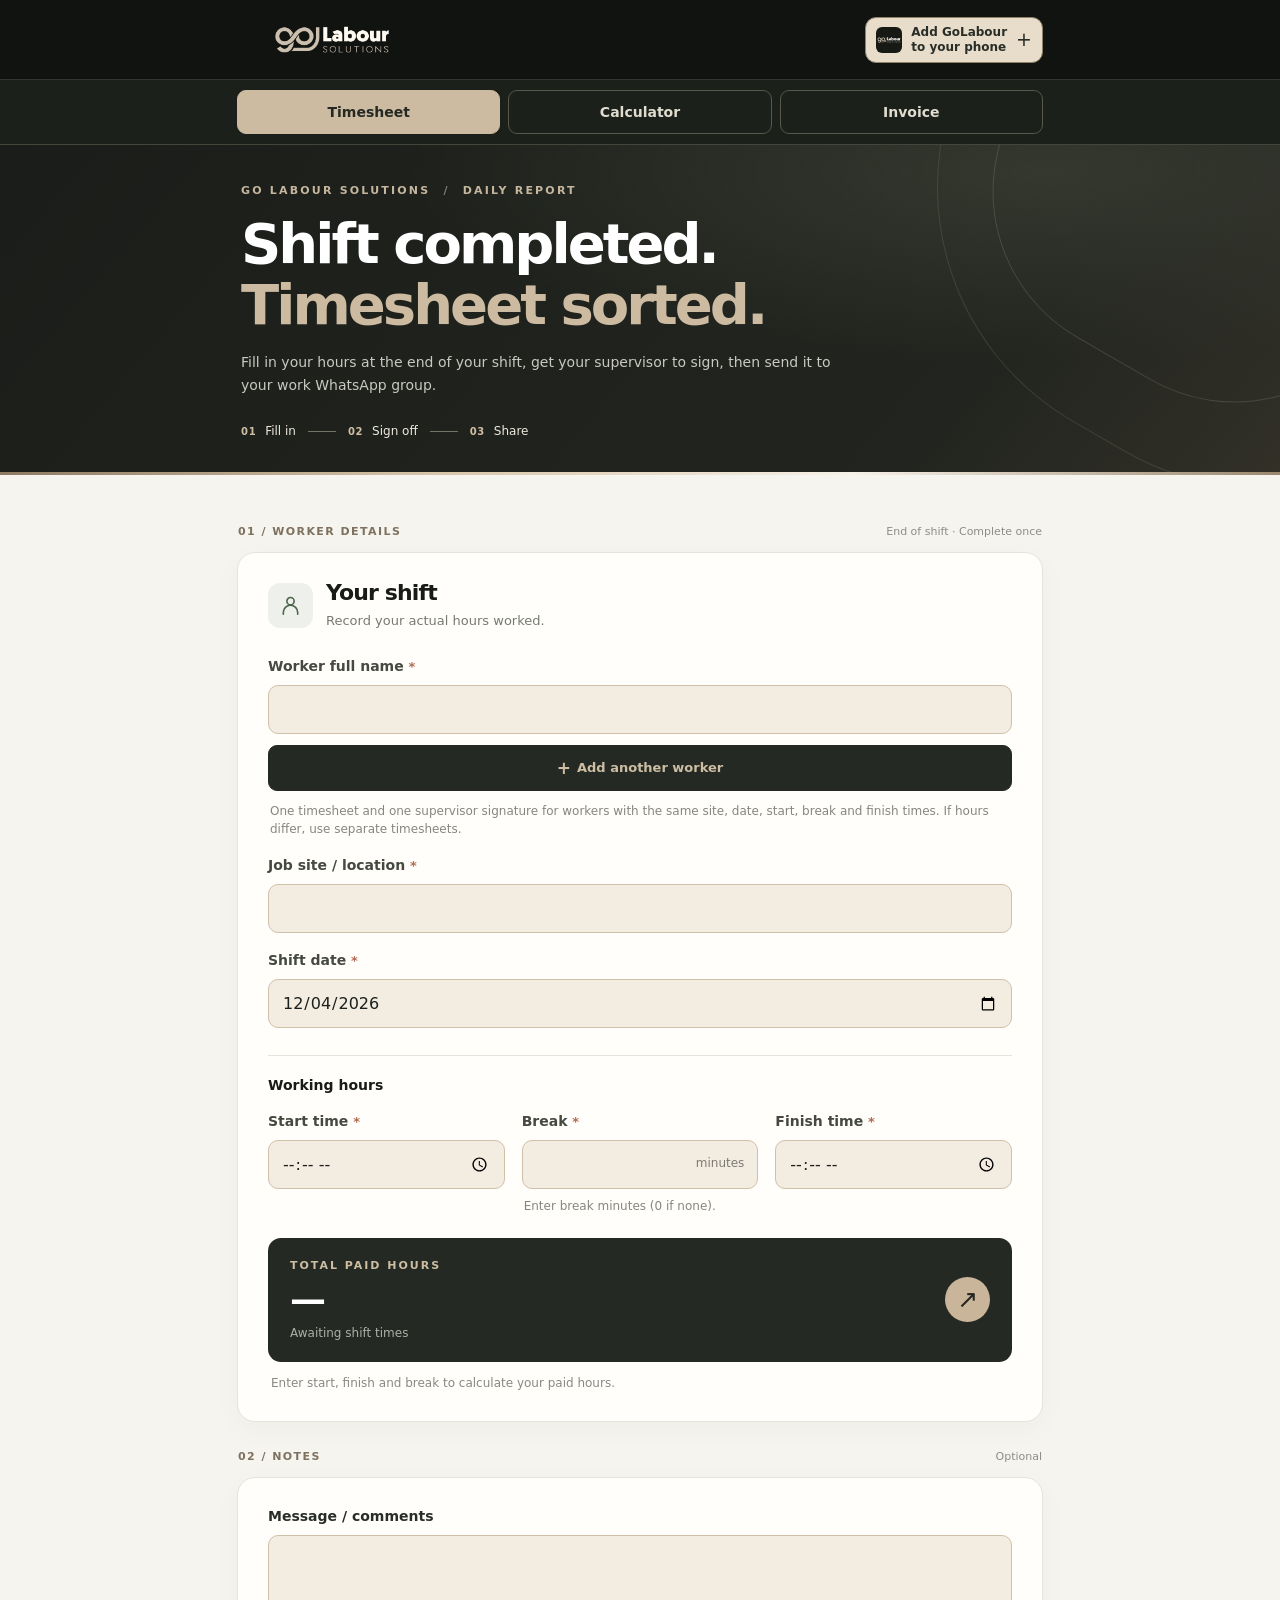
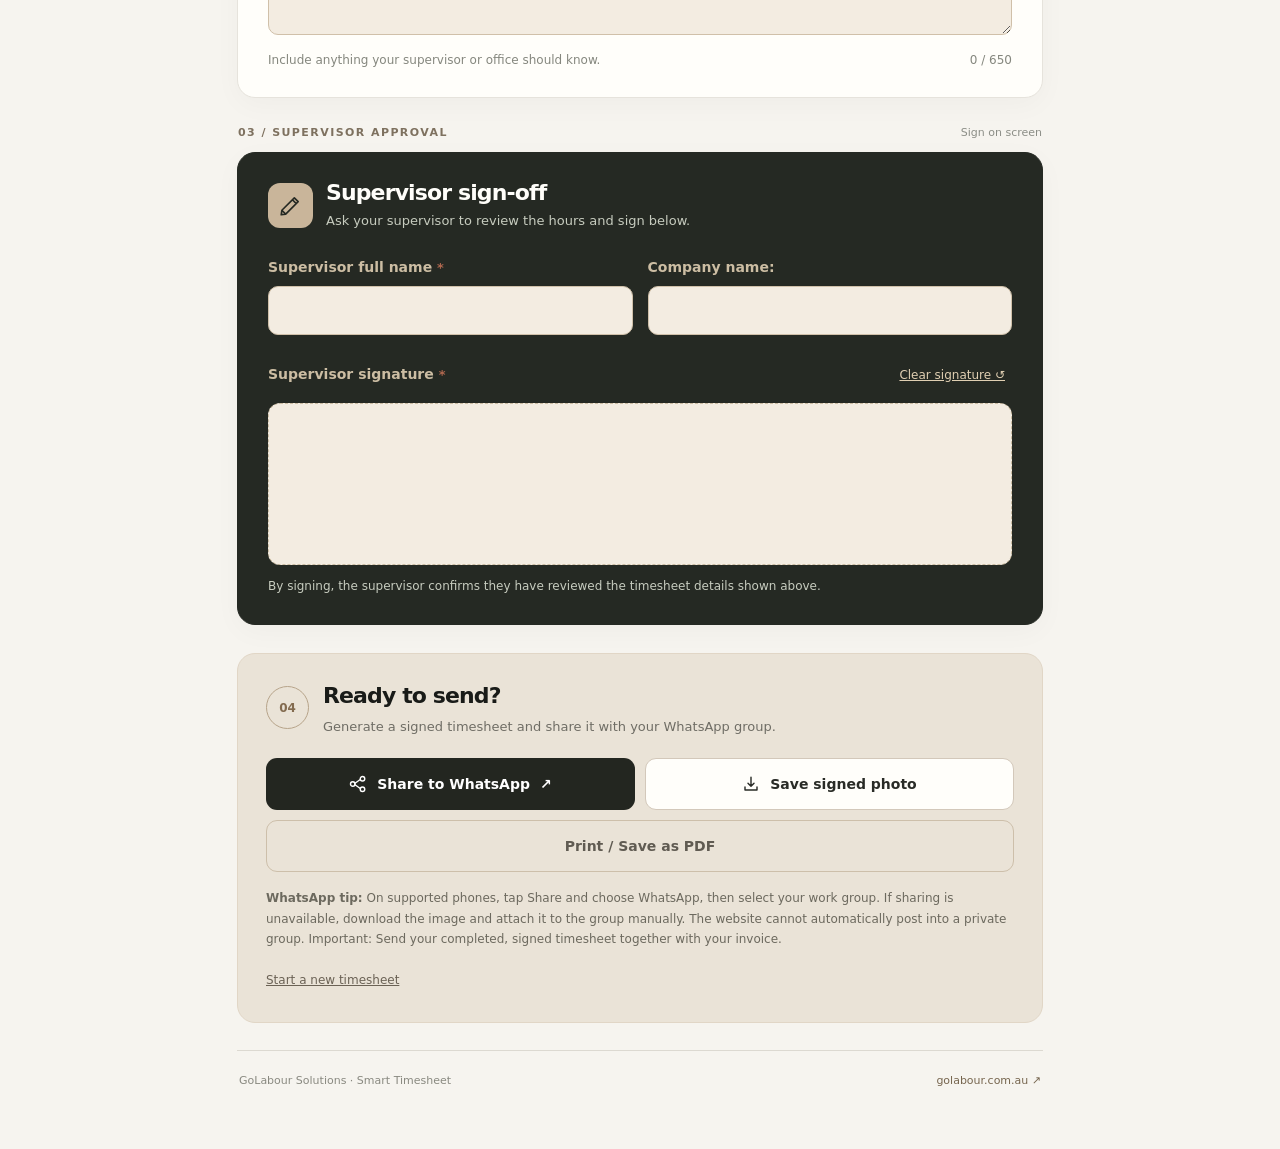
<file: GoLabourApp/index.html>
<!doctype html>
<html lang="en-AU">
<head>
  <meta charset="utf-8">
  <meta name="viewport" content="width=device-width, initial-scale=1, viewport-fit=cover">
  <meta name="theme-color" content="#171915">
  <meta name="apple-mobile-web-app-capable" content="yes">
  <meta name="apple-mobile-web-app-status-bar-style" content="black-translucent">
  <meta name="apple-mobile-web-app-title" content="GoLabour">
  <meta name="description" content="GoLabour Solutions mobile end-of-shift timesheet. Calculate hours, get supervisor sign-off, calculate shift earnings and generate invoices.">
  <title>GoLabour | Smart Timesheet</title>
  <link rel="manifest" href="manifest.webmanifest?v=1.2.3">
  <link rel="apple-touch-icon" sizes="180x180" href="icons/apple-touch-icon.png?v=1.2.3">
  <link rel="icon" href="favicon.ico?v=1.2.3" sizes="16x16 32x32 48x48" type="image/x-icon">
  <link rel="icon" type="image/png" sizes="32x32" href="icons/favicon-32.png?v=1.2.3">
  <link rel="icon" type="image/svg+xml" sizes="any" href="favicon.svg?v=1.2.3">
  <link rel="stylesheet" href="style.css">
  <link rel="stylesheet" href="pwa.css">
  <link rel="stylesheet" href="invoice.css">
  <script src="app.js" defer></script>
  <script src="invoice.js" defer></script>
  <script src="pwa.js" defer></script>
</head>
<body>
  <header class="masthead">
    <div class="mast-inner">
      <div class="brand" aria-label="GoLabour Solutions">
        <img src="logo.png" alt="GoLabour Solutions" id="brandImage" onerror="this.style.display='none';document.getElementById('brandText').style.display='block'">
        <span class="brand-fallback" id="brandText">go<span>Labour</span><small>SOLUTIONS</small></span>
      </div>
      <button type="button" id="installGuide" class="header-install" aria-label="Add GoLabour to your phone">
        <img src="icons/icon-192.png?v=1.2.3" alt="" width="26" height="26">
        <span>Add GoLabour<br>to your phone</span>
        <b aria-hidden="true">+</b>
      </button>
    </div>
  </header>

  <nav class="page-navigation" aria-label="GoLabour pages">
    <div><button type="button" id="timesheetTab" aria-current="page" data-page="timesheet">Timesheet</button><button type="button" id="calculatorTab" data-page="calculator">Calculator</button><button type="button" id="invoiceTab" data-page="invoice">Invoice</button></div>
  </nav>
  <div id="appUpdate" class="app-update" hidden><span>A new app version is ready.</span><button type="button" id="applyUpdate">Update now</button></div>
  <div class="hero" id="timesheetHero">
    <div class="hero-inner">
      <div class="mini-label">GO LABOUR SOLUTIONS <span>/</span> DAILY REPORT</div>
      <h1>Shift completed.<br><em>Timesheet sorted.</em></h1>
      <p>Fill in your hours at the end of your shift, get your supervisor to sign, then send it to your work WhatsApp group.</p>
      <div class="steps"><span><b>01</b> Fill in</span><i aria-hidden="true"></i><span><b>02</b> Sign off</span><i aria-hidden="true"></i><span><b>03</b> Share</span></div>
    </div>
    <div class="hero-line"></div>
  </div>
  <main class="main-content app-layout" id="timesheetPage">
    <div class="section-title"><span>01 / WORKER DETAILS</span><span class="section-aside">End of shift · Complete once</span></div>
    <form id="timesheetForm" novalidate autocomplete="off">
      <section class="surface worker-section" aria-labelledby="workerHeading">
        <div class="section-heading">
          <div class="section-icon"><svg viewBox="0 0 24 24" aria-hidden="true"><circle cx="12" cy="7.5" r="3.8"/><path d="M4.5 21v-1.8A7.5 7.5 0 0 1 12 11.7a7.5 7.5 0 0 1 7.5 7.5V21"/></svg></div>
          <div><h2 id="workerHeading">Your shift</h2><p>Record your actual hours worked.</p></div>
        </div>
        <div class="form-grid">
          <div class="field span2">
            <div class="worker-label-row">
              <label for="workerName">Worker full name <b>*</b></label>
            </div>
            <input id="workerName" name="workerName" maxlength="100" autocomplete="off" required>
            <div id="extraWorkers" class="extra-workers" aria-live="polite"></div>
            <button type="button" class="add-worker-button" id="addWorker"><span aria-hidden="true">+</span> Add another worker</button>
            <p class="field-hint worker-hint">One timesheet and one supervisor signature for workers with the same site, date, start, break and finish times. If hours differ, use separate timesheets.</p>
          </div>
          <div class="field span2"><label for="location">Job site / location <b>*</b></label><input id="location" name="location" maxlength="110" autocomplete="off" required></div>
          <div class="field span2"><label for="shiftDate">Shift date <b>*</b></label><input id="shiftDate" name="shiftDate" type="date" required></div>
        </div>
        <div class="light-divider"></div>
        <div class="section-subtitle">Working hours</div>
        <div class="time-grid">
          <div class="field"><label for="startTime">Start time <b>*</b></label><input id="startTime" name="startTime" type="time" required autocomplete="off"></div>
          <div class="field"><label for="breakMinutes">Break <b>*</b></label>
            <div class="break-wrapper"><input id="breakMinutes" name="breakMinutes" type="number" min="0" max="1439" step="1" inputmode="numeric" aria-describedby="breakHelp"><span>minutes</span></div>
            <p class="field-hint" id="breakHelp">Enter break minutes (0 if none).</p>
          </div>
          <div class="field"><label for="finishTime">Finish time <b>*</b></label><input id="finishTime" name="finishTime" type="time" required autocomplete="off"></div>
        </div>
        <div class="totals-box" aria-live="polite"><div><span class="total-eyebrow">TOTAL PAID HOURS</span><strong id="hoursPretty">—</strong><small id="hoursDecimal">Awaiting shift times</small></div><div class="total-symbol" aria-hidden="true">↗</div></div>
        <p class="calc-help" id="calcHelp">Hours are calculated from start to finish, minus the break. Overnight shifts are supported.</p>
      </section>

      <div class="section-title"><span>02 / NOTES</span><span class="section-aside">Optional</span></div>
      <section class="surface notes-section"><label for="message">Message / comments</label><textarea id="message" name="message" maxlength="650" rows="3"></textarea><div class="notes-foot"><span>Include anything your supervisor or office should know.</span><span id="charCount">0 / 650</span></div></section>

      <div class="section-title"><span>03 / SUPERVISOR APPROVAL</span><span class="section-aside">Sign on screen</span></div>
      <section class="surface supervisor-section">
        <div class="section-heading"><div class="section-icon icon-gold"><svg viewBox="0 0 24 24" aria-hidden="true"><path d="m3 17 4 4 13-13-4-4L3 17zm11-11 4 4M3 17l-.7 4.7L7 21"/></svg></div><div><h2>Supervisor sign-off</h2><p>Ask your supervisor to review the hours and sign below.</p></div></div>
        <div class="supervisor-fields">
          <div class="field"><label for="supervisorName">Supervisor full name <b>*</b></label><input id="supervisorName" name="supervisorName" maxlength="100" required autocomplete="off"></div>
          <div class="field"><label for="companyName">Company name:</label><input id="companyName" name="companyName" maxlength="110" autocomplete="off"></div>
        </div>
        <div class="signature-label"><label for="signaturePad">Supervisor signature <b>*</b></label><button class="clear-signature" type="button" id="clearSignature">Clear signature ↺</button></div>
        <div class="pad-wrap"><canvas id="signaturePad" class="signature-pad" role="img" aria-label="Signature area. Draw with your finger, stylus or mouse."></canvas><span class="signature-placeholder" id="signatureHint" aria-hidden="true"></span></div>
        <p class="signature-disclaimer">By signing, the supervisor confirms they have reviewed the timesheet details shown above.</p>
      </section>

      <section class="ready-panel">
        <div class="ready-heading"><div class="ready-number">04</div><div><h2>Ready to send?</h2><p>Generate a signed timesheet and share it with your WhatsApp group.</p></div></div>
        <div class="action-grid">
          <button type="button" class="btn btn-primary" id="shareButton"><svg viewBox="0 0 24 24" aria-hidden="true"><circle cx="18" cy="5" r="3"/><circle cx="5" cy="12" r="3"/><circle cx="18" cy="19" r="3"/><path d="m8 11 7-5M8 13l7 5"/></svg> Share to WhatsApp <span aria-hidden="true">↗</span></button>
          <button type="button" class="btn btn-outline" id="downloadButton"><svg viewBox="0 0 24 24" aria-hidden="true"><path d="M12 3v12m-4-4 4 4 4-4M4 16v4h16v-4"/></svg> Save signed photo</button>
          <button type="button" class="btn btn-quiet" id="printButton">Print / Save as PDF</button>
        </div>
        <div class="feedback" id="feedback" role="status" aria-live="polite"></div>
        <p class="share-tip"><strong>WhatsApp tip:</strong> On supported phones, tap Share and choose WhatsApp, then select your work group. If sharing is unavailable, download the image and attach it to the group manually. The website cannot automatically post into a private group. Important: Send your completed, signed timesheet together with your invoice.</p>
        <button type="button" class="reset-button" id="resetButton">Start a new timesheet</button>
      </section>
    </form>
    <details id="previousReports" class="previous-reports" hidden>
      <summary>Previous copies on this phone <span id="previousCount"></span></summary>
      <p>Open an existing copy to download or share it.</p>
      <div id="previousList" class="previous-list"></div>
    </details>
    <footer class="footer"><span>GoLabour Solutions · Smart Timesheet</span><a href="https://golabour.com.au/" target="_blank" rel="noopener noreferrer">golabour.com.au ↗</a></footer>
  </main>

  <div class="hero" id="calculatorHero" hidden><div class="hero-inner"><div class="mini-label">GO LABOUR SOLUTIONS <span>/</span> SHIFT CALCULATOR</div><h1>Check your hours.<br><em>Know your amount.</em></h1><p>Calculate earnings across any number of shifts. Hours and rates stay here, separate from your invoice.</p></div><div class="hero-line"></div></div>
  <main class="main-content app-layout invoice-page" id="calculatorPage" hidden>
    <div class="section-title"><span>YOUR SHIFTS</span><span class="section-aside">Any day · Multiple shifts</span></div>
      <section class="surface shifts-surface">
        <div class="section-heading"><div><h2>Add each shift</h2><p>Different jobs, days and rates can all go in one calculation.</p></div></div>
        <p class="paid-hours-note"><strong>Breaks are unpaid.</strong> Enter paid hours after deducting breaks. For 8 hours 30 minutes, enter <strong>8.5</strong>.</p>
        <div id="invoiceShifts" class="invoice-shifts"></div>
        <button type="button" class="add-worker-button" id="addInvoiceShift"><span aria-hidden="true">+</span> Add another shift</button>
        <div class="totals-box invoice-total" aria-live="polite"><div><span class="total-eyebrow">CALCULATED TOTAL · AUD</span><strong id="invoiceTotal">$0.00</strong><small id="invoiceShiftCount">Add your first shift</small></div><div class="total-symbol" aria-hidden="true">$</div></div>
        <p class="calc-help">Hours and rates stay in the calculator. The invoice shows each job name, date and amount.</p>
      </section>


    <section class="ready-panel invoice-actions"><div class="ready-heading"><div><h2>Keep your calculation</h2><p>Save it for later, or copy the job amounts into the invoice page.</p></div></div>
      <button type="button" id="saveInvoiceCalculation" class="btn btn-primary">Save calculation on this phone</button>
      <button type="button" id="saveCalculationPhoto" class="btn btn-outline">Save calculator photo</button>
      <button type="button" id="createInvoiceFromCalc" class="btn btn-primary">Create invoice using these amounts ↗</button>
      <div class="feedback" id="calculatorFeedback" role="status" aria-live="polite"></div>
      <p class="share-tip">Save before closing; changes aren’t saved automatically. Calculations stay on this phone. The calculator photo is for your own reference.</p>
      <button type="button" id="newInvoiceCalculation" class="reset-button">Start a new calculation</button>
    </section>
    <details id="savedInvoiceCalculations" class="previous-reports" hidden><summary>Saved calculations on this phone <span id="savedInvoiceCount"></span></summary><p>Reopen to edit, generate an invoice or correct a returned invoice.</p><div id="savedInvoiceList" class="previous-list"></div></details>
    <footer class="footer"><span>GoLabour Solutions · Shift Calculator</span><span>Amounts in Australian dollars</span></footer>
  </main>
  <div class="hero" id="invoiceHero" hidden><div class="hero-inner"><div class="mini-label">GO LABOUR SOLUTIONS <span>/</span> INVOICE</div><h1>Your jobs.<br><em>Your invoice.</em></h1><p>Enter each job’s date and amount, then save your invoice or email it to GoLabour.</p></div><div class="hero-line"></div></div>
  <main class="main-content app-layout invoice-page" id="invoicePage" hidden>
    <details class="invoice-deadlines payment-instructions" open><summary>GoLabour invoice &amp; payment instructions</summary>
      <p><strong>Email your invoice to <a href="mailto:invoice@golabour.com.au">invoice@golabour.com.au</a>.</strong></p>
      <p><strong>Payments are processed every Wednesday</strong> for invoices received by Sunday.</p>
      <ul><li>Include your <strong>name, ABN and bank account</strong>.</li><li>Include <strong>job name, job date and total amount</strong>.</li><li><strong>Breaks are unpaid.</strong></li><li><strong>A timesheet is not an invoice.</strong></li></ul>
      <p><strong>**Submit no later than Sunday, 11:59 pm. Invoices sent after Sunday will be paid in the next payment cycle.</strong></p>
      <p><strong>**Returned for correction? Resubmit the corrected invoice no later than Tuesday, 11:59 pm to be paid on Thursday</strong>.</p>
      </details>
    <form id="invoiceForm" novalidate>
      <div class="section-title"><span>01 / YOUR DETAILS</span><span class="section-aside">Saved only on this phone</span></div>
      <section class="surface">
        <div class="section-heading"><div class="section-icon icon-gold" aria-hidden="true">↗</div><div><h2>Your invoice details</h2><p>Your name, ABN and bank account appear on the invoice.</p></div></div>
        <div class="form-grid">
          <div class="field span2"><label for="invoiceWorker">Worker full name <b>*</b></label><input id="invoiceWorker" maxlength="100" autocomplete="name" required></div>
          <div class="field span2"><label for="invoiceABN">Your ABN <b>*</b></label><input id="invoiceABN" inputmode="numeric" autocomplete="off" required></div>
          <div class="field span2"><label for="invoiceAccountName">Bank account name <b>*</b></label><input id="invoiceAccountName" maxlength="100" autocomplete="off" required></div>
          <div class="field"><label for="invoiceBSB">BSB <b>*</b></label><input id="invoiceBSB" maxlength="100" inputmode="numeric" autocomplete="off" required></div>
          <div class="field"><label for="invoiceAccount">Account number <b>*</b></label><input id="invoiceAccount" maxlength="100" inputmode="numeric" autocomplete="off" required></div>
          <div class="field span2"><label for="invoiceDate">Invoice date <b>*</b></label><input id="invoiceDate" type="date" required></div>
        </div>
        <button type="button" id="saveInvoiceDetails" class="invoice-secondary">Save my details on this phone</button>
        <div class="bill-to"><span class="invoice-eyebrow">BILL TO</span><strong>GoLabour Solutions</strong><span>ABN: 82 676 721 136</span><span>invoice@golabour.com.au</span></div>
      </section>


      <div class="section-title"><span>02 / JOB AMOUNTS</span><span class="section-aside">No hours or rates</span></div>
      <section class="surface"><div class="section-heading"><div><h2>Jobs on this invoice</h2><p>Enter amounts directly, or copy them from your calculator.</p></div></div>
        <button type="button" id="importCalculatorAmounts" class="invoice-secondary">Use calculator amounts</button>
        <div id="invoiceItems" class="invoice-shifts"></div>
        <button type="button" id="addInvoiceItem" class="add-worker-button"><span aria-hidden="true">+</span> Add another job</button>
        <div class="totals-box" aria-live="polite"><div><span class="total-eyebrow">TOTAL TO BE PAID · AUD</span><strong id="invoiceAmountTotal">$0.00</strong><small id="invoiceItemCount">Add your first job</small></div></div>
      </section>
      <section class="ready-panel invoice-actions"><div class="ready-heading"><div><h2>Save or send your invoice</h2><p>Check your details and job amounts before exporting.</p></div></div>
        <div class="action-grid"><button type="button" id="saveInvoicePhoto" class="btn btn-primary">Save invoice photo</button><button type="button" id="saveInvoicePDF" class="btn btn-outline">Save invoice PDF</button><button type="button" id="emailInvoice" class="btn btn-quiet">Email invoice to GoLabour ↗</button></div>
        <div class="feedback" id="invoiceFeedback" role="status" aria-live="polite"></div>
        <p class="share-tip">Attach your signed timesheets as required. The payment instructions above are not printed on your invoice.</p>
      </section>
    </form>
    <button type="button" data-page="calculator" class="invoice-back">← Back to calculator</button>
    <footer class="footer"><span>GoLabour Solutions · Invoice</span><span>Amounts in Australian dollars</span></footer>
  </main>
  <dialog id="invoicePhotoDialog" class="app-dialog invoice-photo-dialog" aria-labelledby="invoicePhotoHeading">
    <div class="dialog-heading"><h2 id="invoicePhotoHeading">Your invoice photo</h2><button type="button" id="closeInvoicePhoto" aria-label="Close photo preview">×</button></div>
    <p id="invoicePhotoInstructions">On iPhone, touch and hold the image and choose Save to Photos, or open the share menu below.</p>
    <div id="invoicePhotoPages" class="invoice-photo-pages"></div>
    <button type="button" id="shareInvoicePhotos" class="btn btn-primary">Save to Photos / Share</button>
    <div id="invoicePhotoStatus" class="invoice-dialog-status" role="status"></div>
  </dialog>
  <dialog id="invoiceEmailDialog" class="app-dialog" aria-labelledby="invoiceEmailHeading">
    <div class="dialog-heading"><h2 id="invoiceEmailHeading">Email your invoice</h2><button type="button" id="closeInvoiceEmail" aria-label="Close email options">×</button></div>
    <div class="email-recipient"><small>SEND TO</small><strong>invoice@golabour.com.au</strong><button type="button" id="copyInvoiceEmail" class="invoice-secondary">Copy email address</button></div>
    <p><strong>Save the PDF, then open the email.</strong> The recipient, subject and message will be filled in. Attach your saved invoice before sending.</p>
    <button type="button" id="emailDownloadPDF" class="btn btn-outline">1. Save invoice PDF</button>
    <a id="openInvoiceEmail" class="btn btn-primary" href="mailto:invoice@golabour.com.au">2. Open email to GoLabour</a>
    <button type="button" id="shareInvoicePDF" class="btn btn-quiet" hidden>Share PDF through your phone</button>
    <p id="emailShareTip" hidden>If you use the share menu, choose your email app and enter invoice@golabour.com.au as the recipient. Include your signed timesheets as required.</p>
    <div id="invoiceEmailStatus" class="invoice-dialog-status" role="status"></div>
  </dialog>
<div id="appToast" class="app-toast" role="status" aria-live="polite" hidden></div>
  <dialog id="helpDialog" class="app-dialog" aria-labelledby="helpHeading">
    <div class="dialog-heading"><h2 id="helpHeading">GoLabour on your phone</h2><button type="button" id="closeHelp" aria-label="Close app help">×</button></div>
    <img class="help-app-icon" src="icons/icon-192.png?v=1.2.3" alt="GoLabour app icon" width="64" height="64">
    <h3>On iPhone</h3>
    <ol><li>Open this link in <strong>Safari</strong>.</li><li>Tap the page menu or <strong>Share</strong> button.</li><li>Choose <strong>Add to Home Screen</strong>.</li><li>Turn on <strong>Open as Web App</strong> if shown, then tap <strong>Add</strong>.</li></ol>
    <h3>On Android</h3>
    <p>Open the link in Chrome. Choose <strong>Add to Home screen</strong> or <strong>Install app</strong> from the browser menu.</p>
    <p id="offlineStatus" role="status">Open the app online once to prepare offline access.</p>
    <p>You can fill in and sign timesheets, calculate shifts and export invoice photos/PDFs offline after the app is ready. Sending through WhatsApp or email needs an internet connection.</p>
    <p>Save the signed timesheet photo or PDF before closing the page. Each fresh visit starts a new timesheet. Invoice calculations can be saved separately on this phone and reopened later.</p>
    <p class="help-version">Smart Timesheet · Version 1.2.3</p>
    <button type="button" id="doneHelp" class="btn btn-primary">Got it</button>
  </dialog>
  <noscript><p class="no-script">Please enable JavaScript to use the GoLabour timesheet app.</p></noscript>

  <section id="printSheet" class="print-sheet" aria-label="Printable signed timesheet">
    <div class="print-brand"><strong>go<span>Labour</span> <small>SOLUTIONS</small></strong><span>END-OF-SHIFT TIMESHEET</span></div>
    <div class="print-top"><h2>Daily timesheet</h2><p>Worker-submitted · Supervisor reviewed</p></div>
    <div class="print-fields"><div><small id="pWorkerLabel">WORKER</small><div class="print-worker-list" id="pWorker"></div></div><div><small>DATE</small><strong id="pDate"></strong></div><div class="print-span"><small>JOB SITE / LOCATION</small><strong id="pLocation"></strong></div></div>
    <div class="print-hours"><div><small>START</small><strong id="pStart"></strong></div><div><small>BREAK</small><strong id="pBreak"></strong></div><div><small>FINISH</small><strong id="pFinish"></strong></div><div><small>PAID HOURS</small><strong id="pHours"></strong></div></div>
    <div class="print-message"><small>MESSAGE / COMMENTS</small><p id="pMessage"></p></div>
    <div class="print-signature"><small>SUPERVISOR APPROVAL</small><div class="print-approval-fields"><p>Supervisor name: <strong id="pSupervisor"></strong></p><p>Company name: <strong id="pCompany"></strong></p></div><img id="pSignature" alt="Supervisor signature"><div>Signature</div></div>
    <p class="print-disclaimer">Signed digitally on the worker's device. Hours and signature have not been independently verified by this website.</p>
  </section>
</body>
</html>
</file>
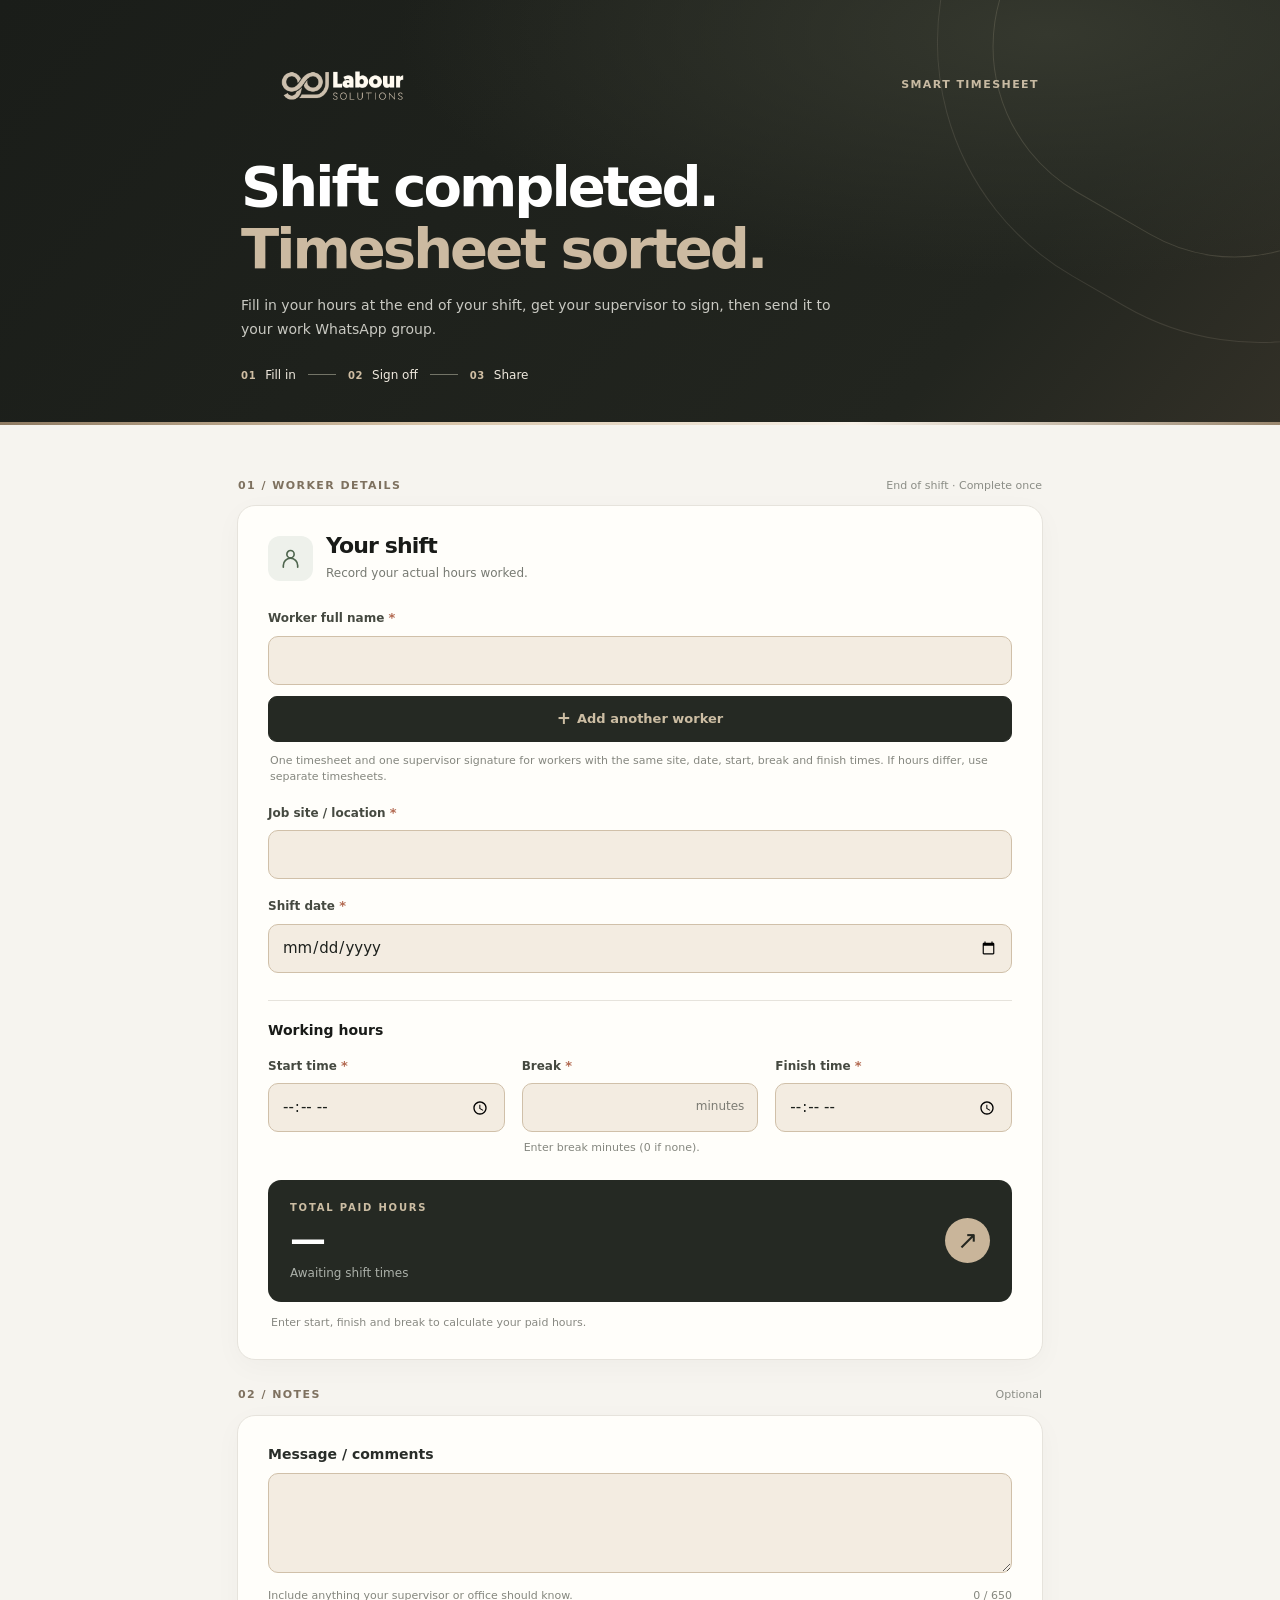
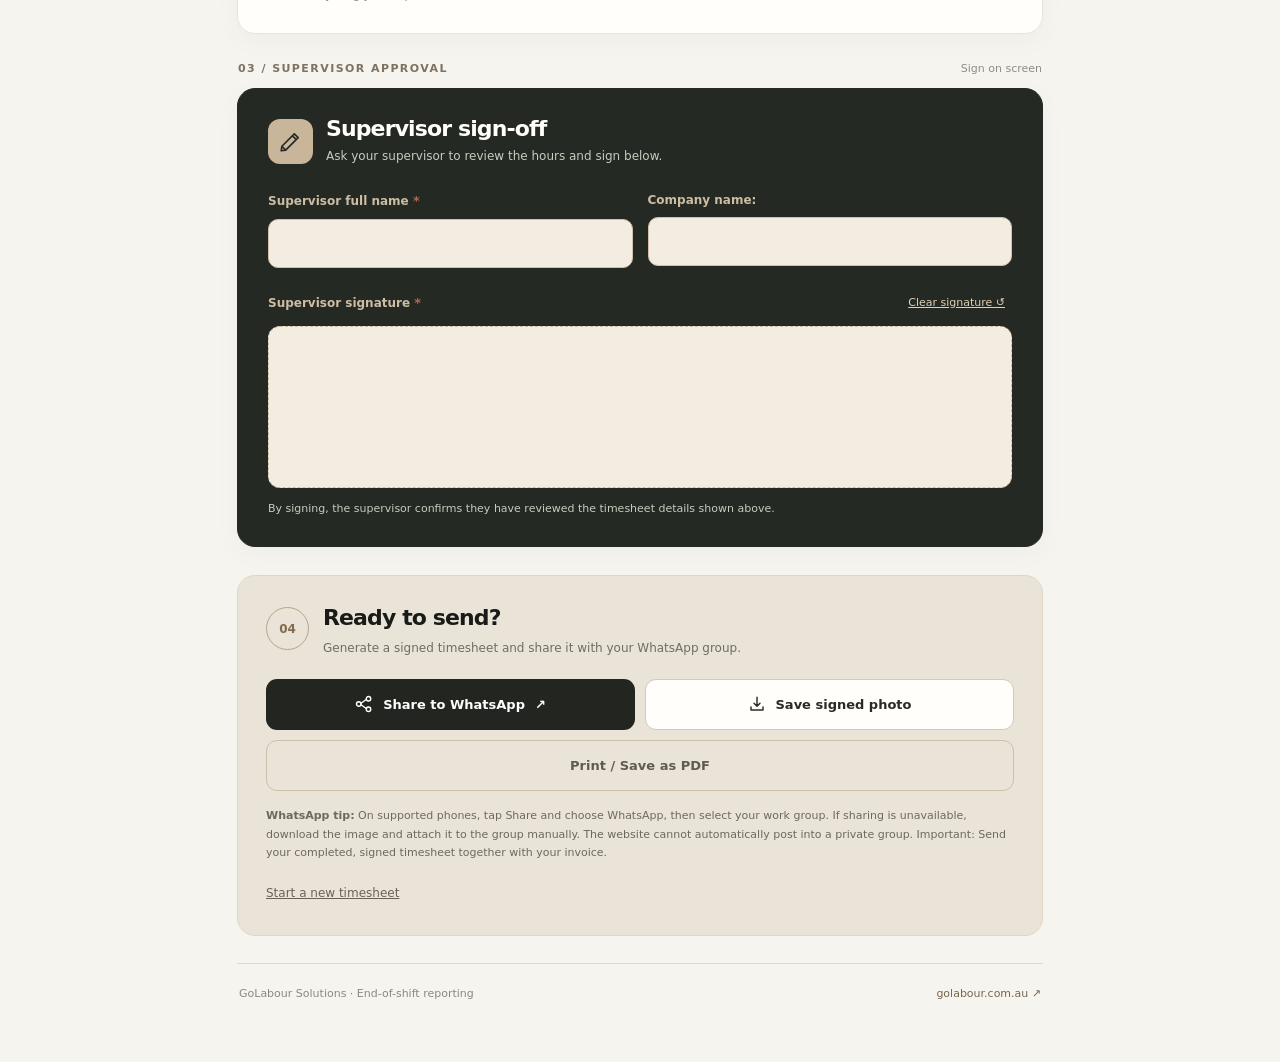
<file: GoLabourQRcode/index.html>
<!doctype html>
<html lang="en-AU">
<head>
  <meta charset="utf-8">
  <meta name="viewport" content="width=device-width, initial-scale=1, viewport-fit=cover">
  <meta name="theme-color" content="#171915">
  <meta name="description" content="GoLabour Solutions mobile end-of-shift timesheet. Calculate hours, get supervisor sign-off, and share with WhatsApp.">
  <title>GoLabour Solutions | End-of-Shift Timesheet</title>
  <link rel="stylesheet" href="style.css">
  <script src="app.js?v=6" defer></script>
</head>
<body>
  <header class="hero">
    <div class="hero-inner">
      <div class="hero-brand-row">
        <div class="brand" aria-label="GoLabour Solutions">
          <img src="logo.png" alt="GoLabour Solutions" id="brandImage" onerror="this.style.display='none';document.getElementById('brandText').style.display='block'">
          <span class="brand-fallback" id="brandText">go<span>Labour</span><small>SOLUTIONS</small></span>
        </div>
        <span class="brand-tag">SMART TIMESHEET</span>
      </div>
      <h1>Shift completed.<br><em>Timesheet sorted.</em></h1>
      <p>Fill in your hours at the end of your shift, get your supervisor to sign, then send it to your work WhatsApp group.</p>
      <div class="steps"><span><b>01</b> Fill in</span><i></i><span><b>02</b> Sign off</span><i></i><span><b>03</b> Share</span></div>
    </div>
    <div class="hero-line"></div>
  </header>

  <main class="main-content">
    <div class="section-title"><span>01 / WORKER DETAILS</span><span class="section-aside">End of shift · Complete once</span></div>

    <form id="timesheetForm" novalidate autocomplete="off">
      <section class="surface worker-section" aria-labelledby="workerHeading">
        <div class="section-heading">
          <div class="section-icon"><svg viewBox="0 0 24 24" aria-hidden="true"><circle cx="12" cy="7.5" r="3.8"/><path d="M4.5 21v-1.8A7.5 7.5 0 0 1 12 11.7a7.5 7.5 0 0 1 7.5 7.5V21"/></svg></div>
          <div><h2 id="workerHeading">Your shift</h2><p>Record your actual hours worked.</p></div>
        </div>
        <div class="form-grid">
          <div class="field span2">
            <div class="worker-label-row">
              <label for="workerName">Worker full name <b>*</b></label>
            </div>
            <input id="workerName" name="workerName" maxlength="100" autocomplete="off" required>
            <div id="extraWorkers" class="extra-workers" aria-live="polite"></div>
            <button type="button" class="add-worker-button" id="addWorker"><span aria-hidden="true">+</span> Add another worker</button>
            <p class="field-hint worker-hint">One timesheet and one supervisor signature for workers with the same site, date, start, break and finish times. If hours differ, use separate timesheets.</p>
          </div>
          <div class="field span2"><label for="location">Job site / location <b>*</b></label><input id="location" name="location" maxlength="110" autocomplete="off" required></div>
          <div class="field span2"><label for="shiftDate">Shift date <b>*</b></label><input id="shiftDate" name="shiftDate" type="date" required></div>
        </div>
        <div class="light-divider"></div>
        <div class="section-subtitle">Working hours</div>
        <div class="time-grid">
          <div class="field"><label for="startTime">Start time <b>*</b></label><input id="startTime" name="startTime" type="time" required autocomplete="off"></div>
          <div class="field"><label for="breakMinutes">Break <b>*</b></label>
            <div class="break-wrapper"><input id="breakMinutes" name="breakMinutes" type="number" min="0" max="1439" step="1" inputmode="numeric" aria-describedby="breakHelp"><span>minutes</span></div>
            <p class="field-hint" id="breakHelp">Enter break minutes (0 if none).</p>
          </div>
          <div class="field"><label for="finishTime">Finish time <b>*</b></label><input id="finishTime" name="finishTime" type="time" required autocomplete="off"></div>
        </div>
        <div class="totals-box" aria-live="polite"><div><span class="total-eyebrow">TOTAL PAID HOURS</span><strong id="hoursPretty">—</strong><small id="hoursDecimal">Awaiting shift times</small></div><div class="total-symbol" aria-hidden="true">↗</div></div>
        <p class="calc-help" id="calcHelp">Hours are calculated from start to finish, minus the break. Overnight shifts are supported.</p>
      </section>

      <div class="section-title"><span>02 / NOTES</span><span class="section-aside">Optional</span></div>
      <section class="surface notes-section"><label for="message">Message / comments</label><textarea id="message" name="message" maxlength="650" rows="3"></textarea><div class="notes-foot"><span>Include anything your supervisor or office should know.</span><span id="charCount">0 / 650</span></div></section>

      <div class="section-title"><span>03 / SUPERVISOR APPROVAL</span><span class="section-aside">Sign on screen</span></div>
      <section class="surface supervisor-section">
        <div class="section-heading"><div class="section-icon icon-gold"><svg viewBox="0 0 24 24" aria-hidden="true"><path d="m3 17 4 4 13-13-4-4L3 17zm11-11 4 4M3 17l-.7 4.7L7 21"/></svg></div><div><h2>Supervisor sign-off</h2><p>Ask your supervisor to review the hours and sign below.</p></div></div>
        <div class="supervisor-fields">
          <div class="field"><label for="supervisorName">Supervisor full name <b>*</b></label><input id="supervisorName" name="supervisorName" maxlength="100" required autocomplete="off"></div>
          <div class="field"><label for="companyName">Company name:</label><input id="companyName" name="companyName" maxlength="110" autocomplete="off"></div>
        </div>
        <div class="signature-label"><label for="signaturePad">Supervisor signature <b>*</b></label><button class="clear-signature" type="button" id="clearSignature">Clear signature ↺</button></div>
        <div class="pad-wrap"><canvas id="signaturePad" class="signature-pad" role="img" aria-label="Signature area. Draw with your finger, stylus or mouse."></canvas><span class="signature-placeholder" id="signatureHint" aria-hidden="true"></span></div>
        <p class="signature-disclaimer">By signing, the supervisor confirms they have reviewed the timesheet details shown above.</p>
      </section>

      <section class="ready-panel">
        <div class="ready-heading"><div class="ready-number">04</div><div><h2>Ready to send?</h2><p>Generate a signed timesheet and share it with your WhatsApp group.</p></div></div>
        <div class="action-grid">
          <button type="button" class="btn btn-primary" id="shareButton"><svg viewBox="0 0 24 24" aria-hidden="true"><circle cx="18" cy="5" r="3"/><circle cx="5" cy="12" r="3"/><circle cx="18" cy="19" r="3"/><path d="m8 11 7-5M8 13l7 5"/></svg> Share to WhatsApp <span aria-hidden="true">↗</span></button>
          <button type="button" class="btn btn-outline" id="downloadButton"><svg viewBox="0 0 24 24" aria-hidden="true"><path d="M12 3v12m-4-4 4 4 4-4M4 16v4h16v-4"/></svg> Save signed photo</button>
          <button type="button" class="btn btn-quiet" id="printButton">Print / Save as PDF</button>
        </div>
        <div class="feedback" id="feedback" role="status" aria-live="polite"></div>
        <p class="share-tip"><strong>WhatsApp tip:</strong> On supported phones, tap Share and choose WhatsApp, then select your work group. If sharing is unavailable, download the image and attach it to the group manually. The website cannot automatically post into a private group. Important: Send your completed, signed timesheet together with your invoice.</p>
        <button type="button" class="reset-button" id="resetButton">Start a new timesheet</button>
      </section>
    </form>

    <footer class="footer"><span>GoLabour Solutions · End-of-shift reporting</span><a href="https://golabour.com.au/" target="_blank" rel="noopener noreferrer">golabour.com.au ↗</a></footer>
  </main>

  <section id="printSheet" class="print-sheet" aria-label="Printable signed timesheet">
    <div class="print-brand"><strong>go<span>Labour</span> <small>SOLUTIONS</small></strong><span>END-OF-SHIFT TIMESHEET</span></div>
    <div class="print-top"><h2>Daily timesheet</h2><p>Worker-submitted · Supervisor reviewed</p></div>
    <div class="print-fields"><div><small id="pWorkerLabel">WORKER</small><div class="print-worker-list" id="pWorker"></div></div><div><small>DATE</small><strong id="pDate"></strong></div><div class="print-span"><small>JOB SITE / LOCATION</small><strong id="pLocation"></strong></div></div>
    <div class="print-hours"><div><small>START</small><strong id="pStart"></strong></div><div><small>BREAK</small><strong id="pBreak"></strong></div><div><small>FINISH</small><strong id="pFinish"></strong></div><div><small>PAID HOURS</small><strong id="pHours"></strong></div></div>
    <div class="print-message"><small>MESSAGE / COMMENTS</small><p id="pMessage"></p></div>
    <div class="print-signature"><small>SUPERVISOR APPROVAL</small><div class="print-approval-fields"><p>Supervisor name: <strong id="pSupervisor"></strong></p><p>Company name: <strong id="pCompany"></strong></p></div><img id="pSignature" alt="Supervisor signature"><div>Signature</div></div>
    <p class="print-disclaimer">Signed digitally on the worker's device. Hours and signature have not been independently verified by this website.</p>
  </section>
</body>
</html>
</file>
<file: GoLabourApp/style.css>
:root{--ink:#191b18;--dark:#151714;--sand:#ccbaa1;--sand2:#e9e0d3;--cream:#f6f4ef;--paper:#fffefa;--muted:#777a72;--line:#e6e3dc;--red:#a3342d;--green:#1e6749}
*{box-sizing:border-box}html{scroll-behavior:smooth}body{margin:0;background:var(--cream);color:var(--ink);font:15px/1.5 Inter,ui-sans-serif,system-ui,-apple-system,"Segoe UI",Arial,sans-serif;-webkit-font-smoothing:antialiased}button,input,textarea{font:inherit}button{cursor:pointer}button:focus-visible,input:focus-visible,textarea:focus-visible{outline:3px solid #b09979;outline-offset:2px}
.masthead{background:#111310;color:white;border-bottom:1px solid #34352f}.mast-inner{min-height:83px;max-width:1070px;margin:auto;padding:13px 30px;display:flex;align-items:center;justify-content:space-between;gap:20px}.brand{min-height:51px;display:flex;align-items:center}.brand img{width:203px;max-width:100%;height:auto;max-height:65px;object-fit:contain}.brand-fallback{display:none;font-size:27px;font-weight:850;line-height:.85;color:var(--sand);letter-spacing:-1.5px}.brand-fallback span{color:#fff}.brand-fallback small{display:block;text-align:right;font-size:9px;letter-spacing:4.8px;color:var(--sand);margin-top:7px}.brand-tag{font-size:10px;font-weight:700;letter-spacing:.13em;color:#b5ae9e;white-space:nowrap}.tag-dot{display:inline-block;width:5px;height:5px;border-radius:50%;background:#c5b69f;margin:0 7px 2px}
.hero{position:relative;overflow:hidden;background:radial-gradient(ellipse at 82% 8%,#35382e 0,transparent 44%),linear-gradient(130deg,#1a1d19,#22251f 76%,#323027);color:#fff}.hero:before{content:"";position:absolute;width:420px;height:420px;right:-150px;top:-180px;border:1px solid #c8baa22e;border-radius:40%;transform:rotate(30deg)}.hero:after{content:"";position:absolute;width:600px;height:600px;right:-270px;top:-270px;border:1px solid #c8baa225;border-radius:45%;transform:rotate(30deg)}.hero-inner{max-width:850px;margin:auto;padding:53px 26px 38px;position:relative;z-index:1}.mini-label{color:#c5b69d;font-size:11px;letter-spacing:.2em;font-weight:850;margin-bottom:13px}.mini-label span{color:#7f8178;margin:0 7px}.hero h1{font-size:clamp(34px,5vw,56px);letter-spacing:-.053em;line-height:1.1;margin:0 0 15px;font-weight:850}.hero h1 em{font-style:normal;color:var(--sand)}.hero p{font-size:14px;color:#c9c9c2;max-width:610px;margin:0;line-height:1.7}.steps{display:flex;gap:12px;align-items:center;margin-top:24px;flex-wrap:wrap}.steps span{font-size:12px;color:#efe9de}.steps b{color:#d0bea3;font-size:10px;letter-spacing:.07em;margin-right:5px}.steps i{width:28px;height:1px;background:#737467}.hero-line{height:3px;background:linear-gradient(90deg,#8f7b62,#d7c3a7,#f7f1e8,#9a876e)}
.main-content{max-width:850px;padding:26px 22px 38px;margin:auto}.section-title{display:flex;justify-content:space-between;align-items:center;gap:8px;margin:27px 1px 11px}.section-title span:first-child{font-weight:850;color:#7e715f;font-size:11px;letter-spacing:.13em}.section-aside{color:#8b8d86;font-size:11px}.surface{background:var(--paper);border:1px solid var(--line);border-radius:18px;box-shadow:0 7px 28px #151a1608;padding:28px 30px}.section-heading{display:flex;align-items:center;gap:13px;margin-bottom:26px}.section-icon{width:45px;height:45px;border-radius:12px;background:#eef1eb;display:grid;place-items:center;flex:none;color:#4e654e}.section-icon svg{height:23px;width:23px;fill:none;stroke:currentColor;stroke-width:1.7;stroke-linecap:round;stroke-linejoin:round}.section-icon.icon-gold{background:#efe7d9;color:#977a50}.section-heading h2{font-size:22px;letter-spacing:-.04em;line-height:1.13;margin:0 0 5px}.section-heading p{font-size:12px;color:var(--muted);margin:0}.form-grid,.time-grid{display:grid;grid-template-columns:repeat(2,minmax(0,1fr));column-gap:17px;row-gap:17px}.time-grid{grid-template-columns:repeat(3,minmax(0,1fr))}.span2{grid-column:1/-1}.field label,.notes-section>label,.signature-label label{display:block;color:#454940;font-weight:760;font-size:12px;margin-bottom:8px}.field label b,.signature-label label b{color:#b26950;font-size:13px}.field input,.notes-section textarea{width:100%;height:49px;max-width:100%;padding:11px 13px;background:#fffefa;border:1px solid #d9dad3;border-radius:10px;color:#1c201c;outline:none;transition:border-color .15s,box-shadow .15s}.field input:focus,.notes-section textarea:focus{border-color:#baa383;box-shadow:0 0 0 3px #d1bea63e}.field input::placeholder,.notes-section textarea::placeholder{color:#aaa9a2}.field-hint{font-size:11px;color:#85877f;line-height:1.5;margin:8px 2px 0}.light-divider{border-top:1px solid var(--line);margin:27px 0 19px}.section-subtitle{font-size:14px;font-weight:800;margin-bottom:15px}.break-wrapper{position:relative}.break-wrapper input{padding-right:83px}.break-wrapper span{position:absolute;right:14px;top:14px;font-size:12px;color:#7b7b73;pointer-events:none}.totals-box{background:#252923;color:#fff;border-radius:13px;padding:20px 22px;margin-top:23px;display:flex;justify-content:space-between;align-items:center;gap:12px}.totals-box>div:first-child{display:flex;flex-direction:column;gap:3px}.total-eyebrow{color:#ccbda3;font-weight:800;letter-spacing:.18em;font-size:10px}.totals-box strong{font-size:36px;letter-spacing:-.05em;line-height:1.2;font-variant-numeric:tabular-nums}.totals-box small{color:#abb0a9;font-size:12px}.total-symbol{height:45px;width:45px;border-radius:50%;display:grid;place-items:center;font-size:25px;background:#c9b59a;color:#24261f}.calc-help{font-size:11px;color:#888982;margin:12px 3px 0;line-height:1.6}.calc-help.error{color:#b14a40}
.notes-section>label{font-size:14px;color:#292d29}.notes-section textarea{resize:vertical;min-height:100px;height:auto;line-height:1.6}.notes-foot{display:flex;justify-content:space-between;gap:15px;color:#85877e;font-size:11px;margin-top:9px}.supervisor-section .field{margin-bottom:20px}.signature-label{display:flex;align-items:center;justify-content:space-between;gap:10px;flex-wrap:wrap;margin-bottom:8px}.signature-label label{margin:0}.clear-signature{font-size:11px;border:0;background:none;color:#847660;text-decoration:underline;padding:7px}.pad-wrap{position:relative;background:#fff;border:1.5px dashed #c3b59e;border-radius:12px;overflow:hidden;touch-action:none}.signature-pad{width:100%;height:160px;display:block;cursor:crosshair;touch-action:none;position:relative;z-index:2}.signature-placeholder{position:absolute;top:50%;left:50%;transform:translate(-50%,-50%);color:#bbb8b0;letter-spacing:.15em;font-size:10px;font-weight:800;white-space:nowrap;pointer-events:none;z-index:1}.signature-disclaimer{margin:12px 0 0;color:#84847d;font-size:11px;line-height:1.6}
.ready-panel{background:#eae3d7;border:1px solid #e1d6c6;border-radius:18px;padding:25px 28px;margin-top:28px}.ready-heading{display:flex;align-items:center;gap:14px;margin-bottom:22px}.ready-number{width:43px;height:43px;border:1px solid #b7a48a;border-radius:50%;display:grid;place-items:center;color:#836b4f;font-size:12px;font-weight:850}.ready-heading h2{font-size:22px;letter-spacing:-.04em;margin:0 0 5px}.ready-heading p{font-size:12px;color:#6f6d65;margin:0}.action-grid{display:grid;grid-template-columns:1fr 1fr;gap:10px}.btn{border-radius:11px;border:1px solid transparent;min-height:51px;padding:11px 15px;display:flex;align-items:center;justify-content:center;gap:10px;font-size:13px;font-weight:800}.btn svg{width:18px;height:18px;fill:none;stroke:currentColor;stroke-width:1.9;stroke-linecap:round;stroke-linejoin:round}.btn-primary{background:#232620;color:white}.btn-primary:hover{background:#353a32}.btn-outline{background:#fffefa;border-color:#d3c8ba;color:#292b26}.btn-quiet{grid-column:1/-1;background:transparent;border-color:#cdbfaa;color:#605b52}.btn:disabled{opacity:.6;cursor:wait}.feedback{display:none;font-size:12px;line-height:1.6;border-radius:9px;padding:11px 13px;margin-top:14px;background:#e9f2e9;color:#215d3f}.feedback.show{display:block}.feedback.error{background:#fae9e6;color:#93382f}.share-tip{color:#6c695e;font-size:11px;line-height:1.7;margin:16px 0 6px}.reset-button{border:0;background:none;text-decoration:underline;color:#6b6255;font-size:12px;padding:8px 0;margin-top:7px}.footer{display:flex;justify-content:space-between;flex-wrap:wrap;gap:8px;border-top:1px solid #dcd9d1;margin-top:27px;padding:22px 2px;color:#898980;font-size:11px}.footer a{color:#76654e;text-decoration:none}.print-sheet{display:none}
@media(max-width:600px){.time-grid{grid-template-columns:1fr}.mast-inner{min-height:71px;padding:10px 17px}.brand img{width:167px}.brand-tag{font-size:8px;letter-spacing:.06em}.hero-inner{padding:33px 20px 27px}.hero h1{font-size:clamp(31px,9vw,45px)}.hero p{font-size:12.5px}.steps{gap:8px;margin-top:19px}.steps i{width:18px}.main-content{padding:13px 12px 27px}.surface{padding:21px 18px;border-radius:15px}.section-title{margin-top:21px}.section-heading{margin-bottom:22px}.section-heading h2{font-size:20px}.form-grid,.time-grid{column-gap:11px;row-gap:17px}.field input{font-size:16px}.action-grid{grid-template-columns:1fr}.btn-quiet{grid-column:auto}.ready-panel{padding:19px 18px;margin-top:23px}.totals-box strong{font-size:32px}.notes-foot{flex-wrap:wrap}.signature-pad{height:175px}}
@media(max-width:365px){.brand-tag{display:none}.steps span{font-size:11px}.section-aside{font-size:10px}}
@media print{ @page{size:A4;margin:17mm}html,body{background:white!important;color:#161915!important} .masthead,.hero,.main-content{display:none!important} .print-sheet{display:block!important;font:13px/1.5 Arial,sans-serif;color:#1b1e1b}.print-brand{display:flex;justify-content:space-between;align-items:center;border-bottom:3px solid #c8b49a;padding-bottom:18px;font-size:12px;letter-spacing:.04em}.print-brand>strong{font-size:28px;letter-spacing:-.06em}.print-brand>strong span{color:#a89782}.print-brand small{font-size:8px;letter-spacing:.16em}.print-top{margin:35px 0}.print-top h2{font-size:32px;margin:0;letter-spacing:-.04em}.print-top p{color:#666;margin:5px 0}.print-fields{display:grid;grid-template-columns:1fr 1fr;gap:13px}.print-fields>div{border:1px solid #dedad3;padding:15px}.print-fields .print-span{grid-column:1/-1}.print-sheet small{display:block;color:#887963;letter-spacing:.15em;font-weight:800;font-size:10px;margin-bottom:7px}.print-sheet strong{display:block;font-size:16px}.print-hours{display:grid;grid-template-columns:repeat(4,1fr);margin:22px 0;background:#f0ece5}.print-hours>div{padding:16px 10px;border-right:1px solid #ddd2c2}.print-hours strong{font-size:20px}.print-message{border:1px solid #dedad3;padding:18px;min-height:100px}.print-message p{white-space:pre-wrap;overflow-wrap:anywhere}.print-signature{border:1px solid #dedad3;padding:18px;margin-top:22px;break-inside:avoid}.print-signature p{margin:8px 0}.print-signature strong{display:inline}.print-signature img{display:block;object-fit:contain;object-position:left center;height:95px;max-width:360px}.print-signature div{border-top:1px solid #999;color:#777;padding-top:7px;font-size:11px;width:350px;max-width:100%}.print-disclaimer{margin-top:24px;color:#999;font-size:9px}}

/* Supervisor and company are displayed alongside one another. */
.supervisor-fields{display:grid;grid-template-columns:repeat(2,minmax(0,1fr));gap:15px;margin-bottom:20px;align-items:start}
.supervisor-fields .field{min-width:0;margin-bottom:0}
@media(max-width:340px){.supervisor-fields{grid-template-columns:1fr}}
@media print{.print-approval-fields{display:grid;grid-template-columns:repeat(2,minmax(0,1fr));gap:16px}.print-approval-fields p{overflow-wrap:anywhere;min-width:0}}

/* One supervisor sign-off can cover a group working identical shift hours. */
.worker-label-row{display:flex;align-items:center;justify-content:space-between;gap:12px;flex-wrap:wrap;margin-bottom:8px}
.worker-label-row label{margin-bottom:0}
.add-worker-button{display:inline-flex;align-items:center;gap:6px;padding:6px 10px;border:1px solid #d0c0a9;border-radius:9px;background:#f3ece1;color:#544734;font-size:12px;font-weight:800}
.add-worker-button:hover{background:#e8dbc9}
.add-worker-button span{font-size:17px;line-height:1}
.add-worker-button:disabled{opacity:.55;cursor:not-allowed}
.extra-workers{display:grid;gap:9px;margin-top:9px}
.extra-worker-row{display:grid;grid-template-columns:minmax(0,1fr) auto;gap:8px;align-items:center}
.extra-worker-row input{min-width:0}
.remove-worker-button{min-height:45px;padding:8px 10px;border:1px solid #ddd1c4;background:#fff8f2;color:#784e40;border-radius:9px;font-size:12px;font-weight:700}
.remove-worker-button:hover{background:#f6e4de}
.worker-hint{margin-top:11px}
.print-worker-list{display:grid;gap:4px;font-size:16px;font-weight:700;overflow-wrap:anywhere;white-space:normal}
@media print{.print-worker-list{font-size:16px;line-height:1.4}.print-worker-list>div{break-inside:avoid}}
.hero-lines {
  position: relative;
  overflow: hidden;
  isolation: isolate;
  background: #0f1720; /* keep your dark block look */
}

/* First moving line layer */
.hero-lines::before {
  content: "";
  position: absolute;
  inset: -20%;
  z-index: 0;
  pointer-events: none;
  opacity: 0.75;
  background:
    linear-gradient(
      115deg,
      transparent 0%,
      transparent 40%,
      rgba(201, 184, 153, 0.00) 40.5%,
      rgba(201, 184, 153, 0.18) 41%,
      rgba(201, 184, 153, 0.00) 41.6%,
      transparent 42%,
      transparent 52%,
      rgba(201, 184, 153, 0.00) 52.5%,
      rgba(201, 184, 153, 0.12) 53%,
      rgba(201, 184, 153, 0.00) 53.5%,
      transparent 54%,
      transparent 64%,
      rgba(201, 184, 153, 0.00) 64.5%,
      rgba(201, 184, 153, 0.08) 65%,
      rgba(201, 184, 153, 0.00) 65.5%,
      transparent 66%,
      transparent 100%
    );
  animation: heroLineMove1 18s linear infinite;
}

/* Second moving line layer */
.hero-lines::after {
  content: "";
  position: absolute;
  inset: -25%;
  z-index: 0;
  pointer-events: none;
  opacity: 0.55;
  background:
    linear-gradient(
      115deg,
      transparent 0%,
      transparent 48%,
      rgba(201, 184, 153, 0.00) 48.4%,
      rgba(201, 184, 153, 0.10) 48.8%,
      rgba(201, 184, 153, 0.00) 49.2%,
      transparent 49.6%,
      transparent 58%,
      rgba(201, 184, 153, 0.00) 58.4%,
      rgba(201, 184, 153, 0.07) 58.8%,
      rgba(201, 184, 153, 0.00) 59.2%,
      transparent 59.6%,
      transparent 100%
    );
  animation: heroLineMove2 24s linear infinite;
}

/* Keep text above animation */
.hero-lines > * {
  position: relative;
  z-index: 1;
}

@keyframes heroLineMove1 {
  0% {
    transform: translateX(-6%) translateY(0);
  }
  50% {
    transform: translateX(4%) translateY(-1%);
  }
  100% {
    transform: translateX(10%) translateY(0);
  }
}

@keyframes heroLineMove2 {
  0% {
    transform: translateX(8%) translateY(0);
  }
  50% {
    transform: translateX(-3%) translateY(1%);
  }
  100% {
    transform: translateX(-10%) translateY(0);
  }
}

@media (prefers-reduced-motion: reduce) {
  .hero-lines::before,
  .hero-lines::after {
    animation: none;
  }
}

/* Remove the logo background effect */

/* Beige entry fields and a trailing add-worker action */
.field input,.notes-section textarea{background:#f3ece1;border-color:#d0c0a9}.field input::placeholder,.notes-section textarea::placeholder{color:#817667}.add-worker-button{display:flex;justify-content:center;width:100%;min-height:46px;margin-top:11px;padding:10px 14px;background:#252923;color:#ccbda3;border-color:#252923;font-size:13px}.add-worker-button:hover{background:#353b31;border-color:#353b31}.add-worker-button span{color:#ccbda3}.extra-workers:empty{margin-top:0}

/* Supervisor approval matches the total paid hours panel */
.supervisor-section{background:#252923;border-color:#252923;color:#fffefa}.supervisor-section .section-heading h2{color:#fffefa}.supervisor-section .section-heading p,.supervisor-section .signature-disclaimer{color:#c7ccbf}.supervisor-section .field label,.supervisor-section .signature-label label{color:#ccbda3}.supervisor-section .clear-signature{color:#e0cfb2}.supervisor-section .icon-gold{background:#c9b59a;color:#252923}.supervisor-section .pad-wrap{background:#f3ece1;border-color:#ccbda3}
</file>
<file: GoLabourApp/pwa.css>
[hidden] { display: none !important; }
body { min-height: 100vh; min-height: 100dvh; padding-bottom: env(safe-area-inset-bottom); }
.masthead { padding-top: env(safe-area-inset-top); position: sticky; top: 0; z-index: 10; }
.mast-inner { max-width: 850px; min-height: 76px; padding: 14px 22px; gap: 12px; }
.brand { min-width: 0; }
.brand img { width: 190px; }
/* Phone install shortcut replaces the former connectivity pill and help icon. */
.header-install { display: flex; align-items: center; gap: 9px; flex-shrink: 0; max-width: 260px; min-height: 46px; padding: 7px 10px; border: 1px solid #8f8069; border-radius: 11px; background: #e8ddcb; color: #292d27; text-align: left; cursor: pointer; }
.header-install:hover { background: #f2e8d8; }
.header-install:focus-visible { outline: 3px solid #c8ad80; outline-offset: 2px; }
.header-install img { width: 26px; height: 26px; flex-shrink: 0; border-radius: 6px; }
.header-install span { font-size: 12px; line-height: 1.25; font-weight: 800; }
.header-install b { font-size: 19px; line-height: 1; font-weight: 500; flex-shrink: 0; }
.hero-inner { padding-top: 38px; padding-bottom: 32px; }
.hero p { font-size: 14px; }
.main-content { padding-top: 22px; }
.section-aside { font-size: 11px; }
.field label, .signature-label label { font-size: 14px; }
.field input, .notes-section textarea { font-size: 16px; }
.field input, .notes-section textarea, .signature-pad, #workerHeading { scroll-margin-top: 110px; }
.section-heading p, .ready-heading p { font-size: 13px; }
.field-hint, .calc-help, .signature-disclaimer, .share-tip, .notes-foot { font-size: 12px; }
.btn { font-size: 14px; min-height: 52px; }
.total-eyebrow { font-size: 11px; }
.clear-signature { font-size: 12px; min-height: 40px; }
.feedback { font-size: 14px; }
.app-update { background: #e9dbc5; color: #453a2a; padding: 12px 18px; font-size: 13px; display: flex; justify-content: center; align-items: center; gap: 14px; flex-wrap: wrap; }
.app-update button { border: 1px solid #927b5b; border-radius: 8px; background: #fff9ee; color: #453a2a; padding: 8px 12px; font-size: 13px; font-weight: 750; }
.app-dialog { border: 1px solid #d4c2a6; border-radius: 20px; background: #fffefa; color: #252923; padding: 24px; width: min(92vw, 450px); max-height: 88dvh; overflow: auto; box-shadow: 0 20px 90px #0006; }
.app-dialog::backdrop { background: #151b15b8; backdrop-filter: blur(4px); }
.dialog-heading { display: flex; align-items: flex-start; gap: 10px; justify-content: space-between; }
.dialog-heading h2 { font-size: 23px; letter-spacing: -.05em; line-height: 1.15; margin: 0 0 18px; }
.dialog-heading button { border: 0; border-radius: 9px; min-height: 40px; min-width: 40px; font-size: 25px; background: #ece3d4; color: #55452d; }
.help-app-icon { border-radius: 14px; display: block; margin-bottom: 20px; }
.app-dialog h3 { font-size: 15px; margin: 18px 0 8px; }
.app-dialog ol { padding-left: 23px; line-height: 1.65; font-size: 15px; }
.app-dialog li { margin: 12px 0; }
.app-dialog p { font-size: 13px; line-height: 1.65; color: #76796d; }
.app-dialog .help-version { font-size: 11px; color: #a19887; }
.app-dialog > .btn { width: 100%; margin-top: 18px; }
.previous-reports { margin-top: 24px; padding: 14px 16px; border: 1px solid #ddd3c4; border-radius: 12px; background: #faf6ee; }
.previous-reports summary { cursor: pointer; font-size: 13px; font-weight: 750; color: #645a49; }
.previous-reports > p { font-size: 12px; color: #81796b; margin: 12px 0; }
.previous-list { display: grid; gap: 10px; }
.previous-copy { display: flex; align-items: center; justify-content: space-between; gap: 12px; border-top: 1px solid #e3d9ca; padding-top: 12px; }
.previous-copy div { min-width: 0; }
.previous-copy strong { display: block; font-size: 13px; overflow-wrap: anywhere; }
.previous-copy small { display: block; font-size: 12px; color: #81796b; overflow-wrap: anywhere; margin-top: 3px; }
.previous-copy button { border: 1px solid #cbb89d; border-radius: 8px; background: #fffefa; color: #5d4a33; min-height: 42px; padding: 8px 12px; font-size: 12px; font-weight: 750; flex-shrink: 0; }
.no-script { max-width: 600px; margin: 20px auto; padding: 20px; background: #fff0d7; }
@media (max-width: 600px) {
  .mast-inner { padding: 12px 16px; min-height: 72px; }
  .brand img { width: 160px; }
  .hero-inner { padding: 30px 20px 26px; }
  .main-content { padding-top: 18px; }
  .header-install { gap: 7px; padding: 6px 8px; min-height: 42px; }
  .header-install img { width: 23px; height: 23px; }
  .header-install span { font-size: 11px; }
  .header-install b { font-size: 17px; }
}
@media (max-width: 365px) {
  .brand img { width: 130px; }
  .brand img { width: 112px; }
  .header-install { gap: 5px; padding: 6px; }
  .header-install img { width: 21px; height: 21px; }
  .header-install span { font-size: 10px; }
  .header-install b { font-size: 14px; }
}
@media print {
  body { padding: 0; }
  .app-layout, .app-update, .app-dialog, .gl-photo-preview { display: none !important; }
  .print-sheet { display: block !important; }
}

@media (max-width: 320px) { .brand img { width: 105px; } .header-install img { display: none; } }
</file>
<file: GoLabourApp/invoice.css>
/* The calculator uses the same cream, beige and charcoal palette as the timesheet. */
.page-navigation{background:#1c201a;border-bottom:1px solid #44463c}
.page-navigation>div{max-width:850px;margin:auto;padding:10px 22px;display:grid;grid-template-columns:repeat(3,minmax(0,1fr));gap:8px}
.page-navigation button{min-height:44px;border:1px solid #57574a;border-radius:9px;background:transparent;color:#e0dccf;font-weight:750;font-size:14px;padding:9px 12px}
.page-navigation button[aria-current="page"]{background:#ccbaa1;border-color:#ccbaa1;color:#252923}
.invoice-page{font-size:16px}.invoice-page .section-heading h2{font-size:23px}.invoice-page .section-heading p{font-size:14px}
.invoice-page .section-title span:first-child{font-size:12px}.invoice-page .section-aside{font-size:12px}
.invoice-secondary{background:#eee6d8;color:#554734;border:1px solid #d0c0a9;border-radius:9px;min-height:44px;padding:10px 13px;font-weight:750;font-size:14px;margin-top:17px}
.bill-to{margin-top:23px;padding:20px 22px;border-radius:12px;background:#252923;color:#ddd7ca;display:grid;gap:4px;font-size:14px;overflow-wrap:anywhere}
.bill-to strong{font-size:21px;color:#fffefa}.invoice-eyebrow{color:#ccbda3;font-weight:800;letter-spacing:.15em;font-size:11px;margin-bottom:6px}
.paid-hours-note{margin:0 0 22px;padding:13px 15px;border-radius:10px;background:#f3ece1;color:#625644;font-size:14px;line-height:1.65}
.invoice-shifts{display:grid;gap:17px}.invoice-shift{border:1px solid #dcd1c1;border-radius:13px;padding:18px;background:#fffefa}
.invoice-shift-heading{display:flex;align-items:center;justify-content:space-between;gap:12px;margin-bottom:18px}.invoice-shift-heading h3{font-size:17px;margin:0;color:#343b30}
.remove-invoice-shift{min-height:40px;border:1px solid #d8c9b9;background:#f8f1e7;color:#765247;border-radius:8px;padding:8px 11px;font-size:13px;font-weight:700}
.invoice-shift .form-grid{row-gap:15px}.invoice-shift input{scroll-margin-top:100px;min-width:0}.invoice-shift .day-label{font-size:13px;margin:7px 2px 0;color:#7b6a53;min-height:20px}
.shift-line-total{margin-top:17px;display:flex;justify-content:space-between;align-items:center;gap:12px;border-top:1px solid #e5ddd1;padding-top:14px;color:#7b705e;font-size:13px}
.shift-line-total strong{color:#252923;font-size:23px;font-variant-numeric:tabular-nums}.invoice-total strong{font-size:clamp(27px,7.5vw,39px);overflow-wrap:anywhere}
.invoice-total>div:first-child{min-width:0}.invoice-total .total-symbol{flex-shrink:0}.invoice-page input[aria-invalid="true"]{border-color:#a3342d;box-shadow:0 0 0 2px #a3342d20}
.invoice-actions>#saveInvoiceCalculation,.invoice-actions>#saveCalculationPhoto{width:100%;margin-top:10px}.invoice-actions .light-divider{border-color:#d4c8b6}
.invoice-deadlines{margin-top:23px;padding:19px 21px;border:1px solid #d8c9b5;border-left:4px solid #a68b67;border-radius:12px;background:#eee6d8;color:#564d40;font-size:14px}
.invoice-deadlines>strong{display:block;font-size:17px;color:#363c30}.invoice-deadlines p{margin:11px 0}.invoice-deadlines small{font-size:12px;color:#7b705f}
.invoice-back{border:0;background:transparent;color:#66543b;font-size:14px;font-weight:750;min-height:46px;padding:12px 0;margin-top:18px}
.saved-invoice-row .saved-invoice-actions{display:flex;gap:7px;flex-shrink:0}.saved-invoice-row .delete-calculation{color:#94594c;background:#faf0e9}
.invoice-photo-dialog{width:min(94vw,620px)}.invoice-photo-pages{display:grid;gap:20px}.invoice-photo-pages img{width:100%;height:auto;display:block;border:1px solid #d7d0c6;background:white;border-radius:4px;-webkit-touch-callout:default}
.invoice-photo-pages .photo-page-label{display:block;font-size:13px;font-weight:700;color:#726653;margin-bottom:8px}.invoice-photo-pages button{width:100%;margin:8px 0 0}
.invoice-dialog-status{font-size:14px;line-height:1.6;color:#64573e;margin-top:14px;overflow-wrap:anywhere}
#invoiceEmailDialog .btn{width:100%;margin-top:12px;text-decoration:none}.email-recipient{padding:15px;border:1px solid #d7c7b0;background:#f3ece1;border-radius:12px;overflow-wrap:anywhere}
.email-recipient small{display:block;color:#87775e;font-size:11px;font-weight:800;letter-spacing:.12em}.email-recipient strong{display:block;margin-top:4px;font-size:17px}.email-recipient .invoice-secondary{margin-top:10px;background:#fffefa}
.invoice-photo-dialog p,#invoiceEmailDialog p{font-size:14px}.invoice-photo-dialog .btn{font-size:14px}
@media(max-width:600px){.page-navigation>div{padding:10px 12px}.invoice-shift{padding:16px 13px}.invoice-page .section-aside{font-size:11px}.invoice-page .section-title{align-items:start}.invoice-deadlines{padding:17px}.saved-invoice-row{align-items:flex-start;flex-wrap:wrap}.saved-invoice-actions{width:100%}.saved-invoice-actions button{flex:1}.invoice-page .totals-box{padding:19px 17px}}
@media print{.page-navigation,#invoiceHero,#invoicePage,#timesheetHero{display:none!important}}

.invoice-actions>#createInvoiceFromCalc{width:100%;margin-top:12px}.payment-instructions{margin-top:0}.payment-instructions summary{font-size:18px;font-weight:800;cursor:pointer}.payment-instructions a{color:#665036}.payment-instructions li{margin:9px 0}.payment-instructions ul{padding-left:23px}#invoiceItems{margin-top:20px}.invoice-job-amount{grid-column:1/-1}.page-navigation button{padding:9px 6px}@media(max-width:365px){.page-navigation button{font-size:12px}}
</file>
<file: GoLabourQRcode/style.css>
:root{--ink:#191b18;--dark:#151714;--sand:#ccbaa1;--sand2:#e9e0d3;--cream:#f6f4ef;--paper:#fffefa;--muted:#777a72;--line:#e6e3dc;--red:#a3342d;--green:#1e6749}
*{box-sizing:border-box}html{scroll-behavior:smooth}body{margin:0;background:var(--cream);color:var(--ink);font:15px/1.5 Inter,ui-sans-serif,system-ui,-apple-system,"Segoe UI",Arial,sans-serif;-webkit-font-smoothing:antialiased}button,input,textarea{font:inherit}button{cursor:pointer}button:focus-visible,input:focus-visible,textarea:focus-visible{outline:3px solid #b09979;outline-offset:2px}
.masthead{background:#111310;color:white;border-bottom:1px solid #34352f}.mast-inner{min-height:83px;max-width:1070px;margin:auto;padding:13px 30px;display:flex;align-items:center;justify-content:space-between;gap:20px}.brand{min-height:51px;display:flex;align-items:center}.brand img{width:203px;max-width:100%;height:auto;max-height:65px;object-fit:contain}.brand-fallback{display:none;font-size:27px;font-weight:850;line-height:.85;color:var(--sand);letter-spacing:-1.5px}.brand-fallback span{color:#fff}.brand-fallback small{display:block;text-align:right;font-size:9px;letter-spacing:4.8px;color:var(--sand);margin-top:7px}.brand-tag{font-size:10px;font-weight:700;letter-spacing:.13em;color:#b5ae9e;white-space:nowrap}.tag-dot{display:inline-block;width:5px;height:5px;border-radius:50%;background:#c5b69f;margin:0 7px 2px}
.hero{position:relative;overflow:hidden;background:radial-gradient(ellipse at 82% 8%,#35382e 0,transparent 44%),linear-gradient(130deg,#1a1d19,#22251f 76%,#323027);color:#fff}.hero:before{content:"";position:absolute;width:420px;height:420px;right:-150px;top:-180px;border:1px solid #c8baa22e;border-radius:40%;transform:rotate(30deg)}.hero:after{content:"";position:absolute;width:600px;height:600px;right:-270px;top:-270px;border:1px solid #c8baa225;border-radius:45%;transform:rotate(30deg)}.hero-inner{max-width:850px;margin:auto;padding:53px 26px 38px;position:relative;z-index:1}.mini-label{color:#c5b69d;font-size:11px;letter-spacing:.2em;font-weight:850;margin-bottom:13px}.mini-label span{color:#7f8178;margin:0 7px}.hero h1{font-size:clamp(34px,5vw,56px);letter-spacing:-.053em;line-height:1.1;margin:0 0 15px;font-weight:850}.hero h1 em{font-style:normal;color:var(--sand)}.hero p{font-size:14px;color:#c9c9c2;max-width:610px;margin:0;line-height:1.7}.steps{display:flex;gap:12px;align-items:center;margin-top:24px;flex-wrap:wrap}.steps span{font-size:12px;color:#efe9de}.steps b{color:#d0bea3;font-size:10px;letter-spacing:.07em;margin-right:5px}.steps i{width:28px;height:1px;background:#737467}.hero-line{height:3px;background:linear-gradient(90deg,#8f7b62,#d7c3a7,#f7f1e8,#9a876e)}
.main-content{max-width:850px;padding:26px 22px 38px;margin:auto}.section-title{display:flex;justify-content:space-between;align-items:center;gap:8px;margin:27px 1px 11px}.section-title span:first-child{font-weight:850;color:#7e715f;font-size:11px;letter-spacing:.13em}.section-aside{color:#8b8d86;font-size:11px}.surface{background:var(--paper);border:1px solid var(--line);border-radius:18px;box-shadow:0 7px 28px #151a1608;padding:28px 30px}.section-heading{display:flex;align-items:center;gap:13px;margin-bottom:26px}.section-icon{width:45px;height:45px;border-radius:12px;background:#eef1eb;display:grid;place-items:center;flex:none;color:#4e654e}.section-icon svg{height:23px;width:23px;fill:none;stroke:currentColor;stroke-width:1.7;stroke-linecap:round;stroke-linejoin:round}.section-icon.icon-gold{background:#efe7d9;color:#977a50}.section-heading h2{font-size:22px;letter-spacing:-.04em;line-height:1.13;margin:0 0 5px}.section-heading p{font-size:12px;color:var(--muted);margin:0}.form-grid,.time-grid{display:grid;grid-template-columns:repeat(2,minmax(0,1fr));column-gap:17px;row-gap:17px}.time-grid{grid-template-columns:repeat(3,minmax(0,1fr))}.span2{grid-column:1/-1}.field label,.notes-section>label,.signature-label label{display:block;color:#454940;font-weight:760;font-size:12px;margin-bottom:8px}.field label b,.signature-label label b{color:#b26950;font-size:13px}.field input,.notes-section textarea{width:100%;height:49px;max-width:100%;padding:11px 13px;background:#fffefa;border:1px solid #d9dad3;border-radius:10px;color:#1c201c;outline:none;transition:border-color .15s,box-shadow .15s}.field input:focus,.notes-section textarea:focus{border-color:#baa383;box-shadow:0 0 0 3px #d1bea63e}.field input::placeholder,.notes-section textarea::placeholder{color:#aaa9a2}.field-hint{font-size:11px;color:#85877f;line-height:1.5;margin:8px 2px 0}.light-divider{border-top:1px solid var(--line);margin:27px 0 19px}.section-subtitle{font-size:14px;font-weight:800;margin-bottom:15px}.break-wrapper{position:relative}.break-wrapper input{padding-right:83px}.break-wrapper span{position:absolute;right:14px;top:14px;font-size:12px;color:#7b7b73;pointer-events:none}.totals-box{background:#252923;color:#fff;border-radius:13px;padding:20px 22px;margin-top:23px;display:flex;justify-content:space-between;align-items:center;gap:12px}.totals-box>div:first-child{display:flex;flex-direction:column;gap:3px}.total-eyebrow{color:#ccbda3;font-weight:800;letter-spacing:.18em;font-size:10px}.totals-box strong{font-size:36px;letter-spacing:-.05em;line-height:1.2;font-variant-numeric:tabular-nums}.totals-box small{color:#abb0a9;font-size:12px}.total-symbol{height:45px;width:45px;border-radius:50%;display:grid;place-items:center;font-size:25px;background:#c9b59a;color:#24261f}.calc-help{font-size:11px;color:#888982;margin:12px 3px 0;line-height:1.6}.calc-help.error{color:#b14a40}
.notes-section>label{font-size:14px;color:#292d29}.notes-section textarea{resize:vertical;min-height:100px;height:auto;line-height:1.6}.notes-foot{display:flex;justify-content:space-between;gap:15px;color:#85877e;font-size:11px;margin-top:9px}.supervisor-section .field{margin-bottom:20px}.signature-label{display:flex;align-items:center;justify-content:space-between;gap:10px;flex-wrap:wrap;margin-bottom:8px}.signature-label label{margin:0}.clear-signature{font-size:11px;border:0;background:none;color:#847660;text-decoration:underline;padding:7px}.pad-wrap{position:relative;background:#fff;border:1.5px dashed #c3b59e;border-radius:12px;overflow:hidden;touch-action:none}.signature-pad{width:100%;height:160px;display:block;cursor:crosshair;touch-action:none;position:relative;z-index:2}.signature-placeholder{position:absolute;top:50%;left:50%;transform:translate(-50%,-50%);color:#bbb8b0;letter-spacing:.15em;font-size:10px;font-weight:800;white-space:nowrap;pointer-events:none;z-index:1}.signature-disclaimer{margin:12px 0 0;color:#84847d;font-size:11px;line-height:1.6}
.ready-panel{background:#eae3d7;border:1px solid #e1d6c6;border-radius:18px;padding:25px 28px;margin-top:28px}.ready-heading{display:flex;align-items:center;gap:14px;margin-bottom:22px}.ready-number{width:43px;height:43px;border:1px solid #b7a48a;border-radius:50%;display:grid;place-items:center;color:#836b4f;font-size:12px;font-weight:850}.ready-heading h2{font-size:22px;letter-spacing:-.04em;margin:0 0 5px}.ready-heading p{font-size:12px;color:#6f6d65;margin:0}.action-grid{display:grid;grid-template-columns:1fr 1fr;gap:10px}.btn{border-radius:11px;border:1px solid transparent;min-height:51px;padding:11px 15px;display:flex;align-items:center;justify-content:center;gap:10px;font-size:13px;font-weight:800}.btn svg{width:18px;height:18px;fill:none;stroke:currentColor;stroke-width:1.9;stroke-linecap:round;stroke-linejoin:round}.btn-primary{background:#232620;color:white}.btn-primary:hover{background:#353a32}.btn-outline{background:#fffefa;border-color:#d3c8ba;color:#292b26}.btn-quiet{grid-column:1/-1;background:transparent;border-color:#cdbfaa;color:#605b52}.btn:disabled{opacity:.6;cursor:wait}.feedback{display:none;font-size:12px;line-height:1.6;border-radius:9px;padding:11px 13px;margin-top:14px;background:#e9f2e9;color:#215d3f}.feedback.show{display:block}.feedback.error{background:#fae9e6;color:#93382f}.share-tip{color:#6c695e;font-size:11px;line-height:1.7;margin:16px 0 6px}.reset-button{border:0;background:none;text-decoration:underline;color:#6b6255;font-size:12px;padding:8px 0;margin-top:7px}.footer{display:flex;justify-content:space-between;flex-wrap:wrap;gap:8px;border-top:1px solid #dcd9d1;margin-top:27px;padding:22px 2px;color:#898980;font-size:11px}.footer a{color:#76654e;text-decoration:none}.print-sheet{display:none}
@media(max-width:600px){.time-grid{grid-template-columns:1fr}.mast-inner{min-height:71px;padding:10px 17px}.brand img{width:167px}.brand-tag{font-size:8px;letter-spacing:.06em}.hero-inner{padding:33px 20px 27px}.hero h1{font-size:clamp(31px,9vw,45px)}.hero p{font-size:12.5px}.steps{gap:8px;margin-top:19px}.steps i{width:18px}.main-content{padding:13px 12px 27px}.surface{padding:21px 18px;border-radius:15px}.section-title{margin-top:21px}.section-heading{margin-bottom:22px}.section-heading h2{font-size:20px}.form-grid,.time-grid{column-gap:11px;row-gap:17px}.field input{font-size:16px}.action-grid{grid-template-columns:1fr}.btn-quiet{grid-column:auto}.ready-panel{padding:19px 18px;margin-top:23px}.totals-box strong{font-size:32px}.notes-foot{flex-wrap:wrap}.signature-pad{height:175px}}
@media(max-width:365px){.brand-tag{display:none}.steps span{font-size:11px}.section-aside{font-size:10px}}
@media print{ @page{size:A4;margin:17mm}html,body{background:white!important;color:#161915!important} .masthead,.hero,.main-content{display:none!important} .print-sheet{display:block!important;font:13px/1.5 Arial,sans-serif;color:#1b1e1b}.print-brand{display:flex;justify-content:space-between;align-items:center;border-bottom:3px solid #c8b49a;padding-bottom:18px;font-size:12px;letter-spacing:.04em}.print-brand>strong{font-size:28px;letter-spacing:-.06em}.print-brand>strong span{color:#a89782}.print-brand small{font-size:8px;letter-spacing:.16em}.print-top{margin:35px 0}.print-top h2{font-size:32px;margin:0;letter-spacing:-.04em}.print-top p{color:#666;margin:5px 0}.print-fields{display:grid;grid-template-columns:1fr 1fr;gap:13px}.print-fields>div{border:1px solid #dedad3;padding:15px}.print-fields .print-span{grid-column:1/-1}.print-sheet small{display:block;color:#887963;letter-spacing:.15em;font-weight:800;font-size:10px;margin-bottom:7px}.print-sheet strong{display:block;font-size:16px}.print-hours{display:grid;grid-template-columns:repeat(4,1fr);margin:22px 0;background:#f0ece5}.print-hours>div{padding:16px 10px;border-right:1px solid #ddd2c2}.print-hours strong{font-size:20px}.print-message{border:1px solid #dedad3;padding:18px;min-height:100px}.print-message p{white-space:pre-wrap;overflow-wrap:anywhere}.print-signature{border:1px solid #dedad3;padding:18px;margin-top:22px;break-inside:avoid}.print-signature p{margin:8px 0}.print-signature strong{display:inline}.print-signature img{display:block;object-fit:contain;object-position:left center;height:95px;max-width:360px}.print-signature div{border-top:1px solid #999;color:#777;padding-top:7px;font-size:11px;width:350px;max-width:100%}.print-disclaimer{margin-top:24px;color:#999;font-size:9px}}

/* Supervisor and company are displayed alongside one another. */
.supervisor-fields{display:grid;grid-template-columns:repeat(2,minmax(0,1fr));gap:15px;margin-bottom:20px;align-items:start}
.supervisor-fields .field{min-width:0;margin-bottom:0}
@media(max-width:340px){.supervisor-fields{grid-template-columns:1fr}}
@media print{.print-approval-fields{display:grid;grid-template-columns:repeat(2,minmax(0,1fr));gap:16px}.print-approval-fields p{overflow-wrap:anywhere;min-width:0}}

/* One supervisor sign-off can cover a group working identical shift hours. */
.worker-label-row{display:flex;align-items:center;justify-content:space-between;gap:12px;flex-wrap:wrap;margin-bottom:8px}
.worker-label-row label{margin-bottom:0}
.add-worker-button{display:inline-flex;align-items:center;gap:6px;padding:6px 10px;border:1px solid #d0c0a9;border-radius:9px;background:#f3ece1;color:#544734;font-size:12px;font-weight:800}
.add-worker-button:hover{background:#e8dbc9}
.add-worker-button span{font-size:17px;line-height:1}
.add-worker-button:disabled{opacity:.55;cursor:not-allowed}
.extra-workers{display:grid;gap:9px;margin-top:9px}
.extra-worker-row{display:grid;grid-template-columns:minmax(0,1fr) auto;gap:8px;align-items:center}
.extra-worker-row input{min-width:0}
.remove-worker-button{min-height:45px;padding:8px 10px;border:1px solid #ddd1c4;background:#fff8f2;color:#784e40;border-radius:9px;font-size:12px;font-weight:700}
.remove-worker-button:hover{background:#f6e4de}
.worker-hint{margin-top:11px}
.print-worker-list{display:grid;gap:4px;font-size:16px;font-weight:700;overflow-wrap:anywhere;white-space:normal}
@media print{.print-worker-list{font-size:16px;line-height:1.4}.print-worker-list>div{break-inside:avoid}}
.hero-lines {
  position: relative;
  overflow: hidden;
  isolation: isolate;
  background: #0f1720; /* keep your dark block look */
}

/* First moving line layer */
.hero-lines::before {
  content: "";
  position: absolute;
  inset: -20%;
  z-index: 0;
  pointer-events: none;
  opacity: 0.75;
  background:
    linear-gradient(
      115deg,
      transparent 0%,
      transparent 40%,
      rgba(201, 184, 153, 0.00) 40.5%,
      rgba(201, 184, 153, 0.18) 41%,
      rgba(201, 184, 153, 0.00) 41.6%,
      transparent 42%,
      transparent 52%,
      rgba(201, 184, 153, 0.00) 52.5%,
      rgba(201, 184, 153, 0.12) 53%,
      rgba(201, 184, 153, 0.00) 53.5%,
      transparent 54%,
      transparent 64%,
      rgba(201, 184, 153, 0.00) 64.5%,
      rgba(201, 184, 153, 0.08) 65%,
      rgba(201, 184, 153, 0.00) 65.5%,
      transparent 66%,
      transparent 100%
    );
  animation: heroLineMove1 18s linear infinite;
}

/* Second moving line layer */
.hero-lines::after {
  content: "";
  position: absolute;
  inset: -25%;
  z-index: 0;
  pointer-events: none;
  opacity: 0.55;
  background:
    linear-gradient(
      115deg,
      transparent 0%,
      transparent 48%,
      rgba(201, 184, 153, 0.00) 48.4%,
      rgba(201, 184, 153, 0.10) 48.8%,
      rgba(201, 184, 153, 0.00) 49.2%,
      transparent 49.6%,
      transparent 58%,
      rgba(201, 184, 153, 0.00) 58.4%,
      rgba(201, 184, 153, 0.07) 58.8%,
      rgba(201, 184, 153, 0.00) 59.2%,
      transparent 59.6%,
      transparent 100%
    );
  animation: heroLineMove2 24s linear infinite;
}

/* Keep text above animation */
.hero-lines > * {
  position: relative;
  z-index: 1;
}

@keyframes heroLineMove1 {
  0% {
    transform: translateX(-6%) translateY(0);
  }
  50% {
    transform: translateX(4%) translateY(-1%);
  }
  100% {
    transform: translateX(10%) translateY(0);
  }
}

@keyframes heroLineMove2 {
  0% {
    transform: translateX(8%) translateY(0);
  }
  50% {
    transform: translateX(-3%) translateY(1%);
  }
  100% {
    transform: translateX(-10%) translateY(0);
  }
}

@media (prefers-reduced-motion: reduce) {
  .hero-lines::before,
  .hero-lines::after {
    animation: none;
  }
}

/* Remove the logo background effect */

/* Beige entry fields and a trailing add-worker action */
.field input,.notes-section textarea{background:#f3ece1;border-color:#d0c0a9}.field input::placeholder,.notes-section textarea::placeholder{color:#817667}.add-worker-button{display:flex;justify-content:center;width:100%;min-height:46px;margin-top:11px;padding:10px 14px;background:#252923;color:#ccbda3;border-color:#252923;font-size:13px}.add-worker-button:hover{background:#353b31;border-color:#353b31}.add-worker-button span{color:#ccbda3}.extra-workers:empty{margin-top:0}

/* Supervisor approval matches the total paid hours panel */
.supervisor-section{background:#252923;border-color:#252923;color:#fffefa}.supervisor-section .section-heading h2{color:#fffefa}.supervisor-section .section-heading p,.supervisor-section .signature-disclaimer{color:#c7ccbf}.supervisor-section .field label,.supervisor-section .signature-label label{color:#ccbda3}.supervisor-section .clear-signature{color:#e0cfb2}.supervisor-section .icon-gold{background:#c9b59a;color:#252923}.supervisor-section .pad-wrap{background:#f3ece1;border-color:#ccbda3}

/* Keep the main page label centred, as requested. */
.hero .mini-label{text-align:center;margin-bottom:19px;}

/* Header matches the GoLabour App: left logo, right page title. */
.mast-inner{flex-direction:row;justify-content:space-between;align-items:center;text-align:left;}
.brand{width:auto;flex:0 1 auto;min-width:0;}
.brand img{width:203px;max-height:65px;}
.brand-tag{display:block;flex:0 0 auto;text-align:right;white-space:nowrap;}
@media(max-width:600px){.mast-inner{padding:10px 17px;gap:10px;}.brand img{width:167px;max-width:100%;}.brand-tag{display:block;font-size:9px;letter-spacing:.08em;}}
@media(max-width:365px){.brand img{width:140px;}.brand-tag{display:block;font-size:8.5px;letter-spacing:.04em;}}

/* Brand and page title now sit inside the dark hero, above the shift heading. */
.hero-brand-row{display:flex;align-items:center;justify-content:space-between;gap:20px;margin-bottom:38px;min-height:65px}
.hero-brand-row .brand{flex:0 1 auto;min-width:0}
.hero-brand-row .brand img{display:block;width:203px;max-width:100%;height:auto;max-height:65px;object-fit:contain}
.hero-brand-row .brand-tag{flex:0 0 auto;display:block;text-align:right;color:#c8baa2;font-size:11px;font-weight:750;letter-spacing:.13em;white-space:nowrap}
@media(max-width:600px){.hero-brand-row{gap:10px;margin-bottom:30px;min-height:55px}.hero-brand-row .brand img{width:155px}.hero-brand-row .brand-tag{font-size:9px;letter-spacing:.07em}}
@media(max-width:365px){.hero-brand-row .brand img{width:131px}.hero-brand-row .brand-tag{font-size:8.5px;letter-spacing:.04em}}
</file>
